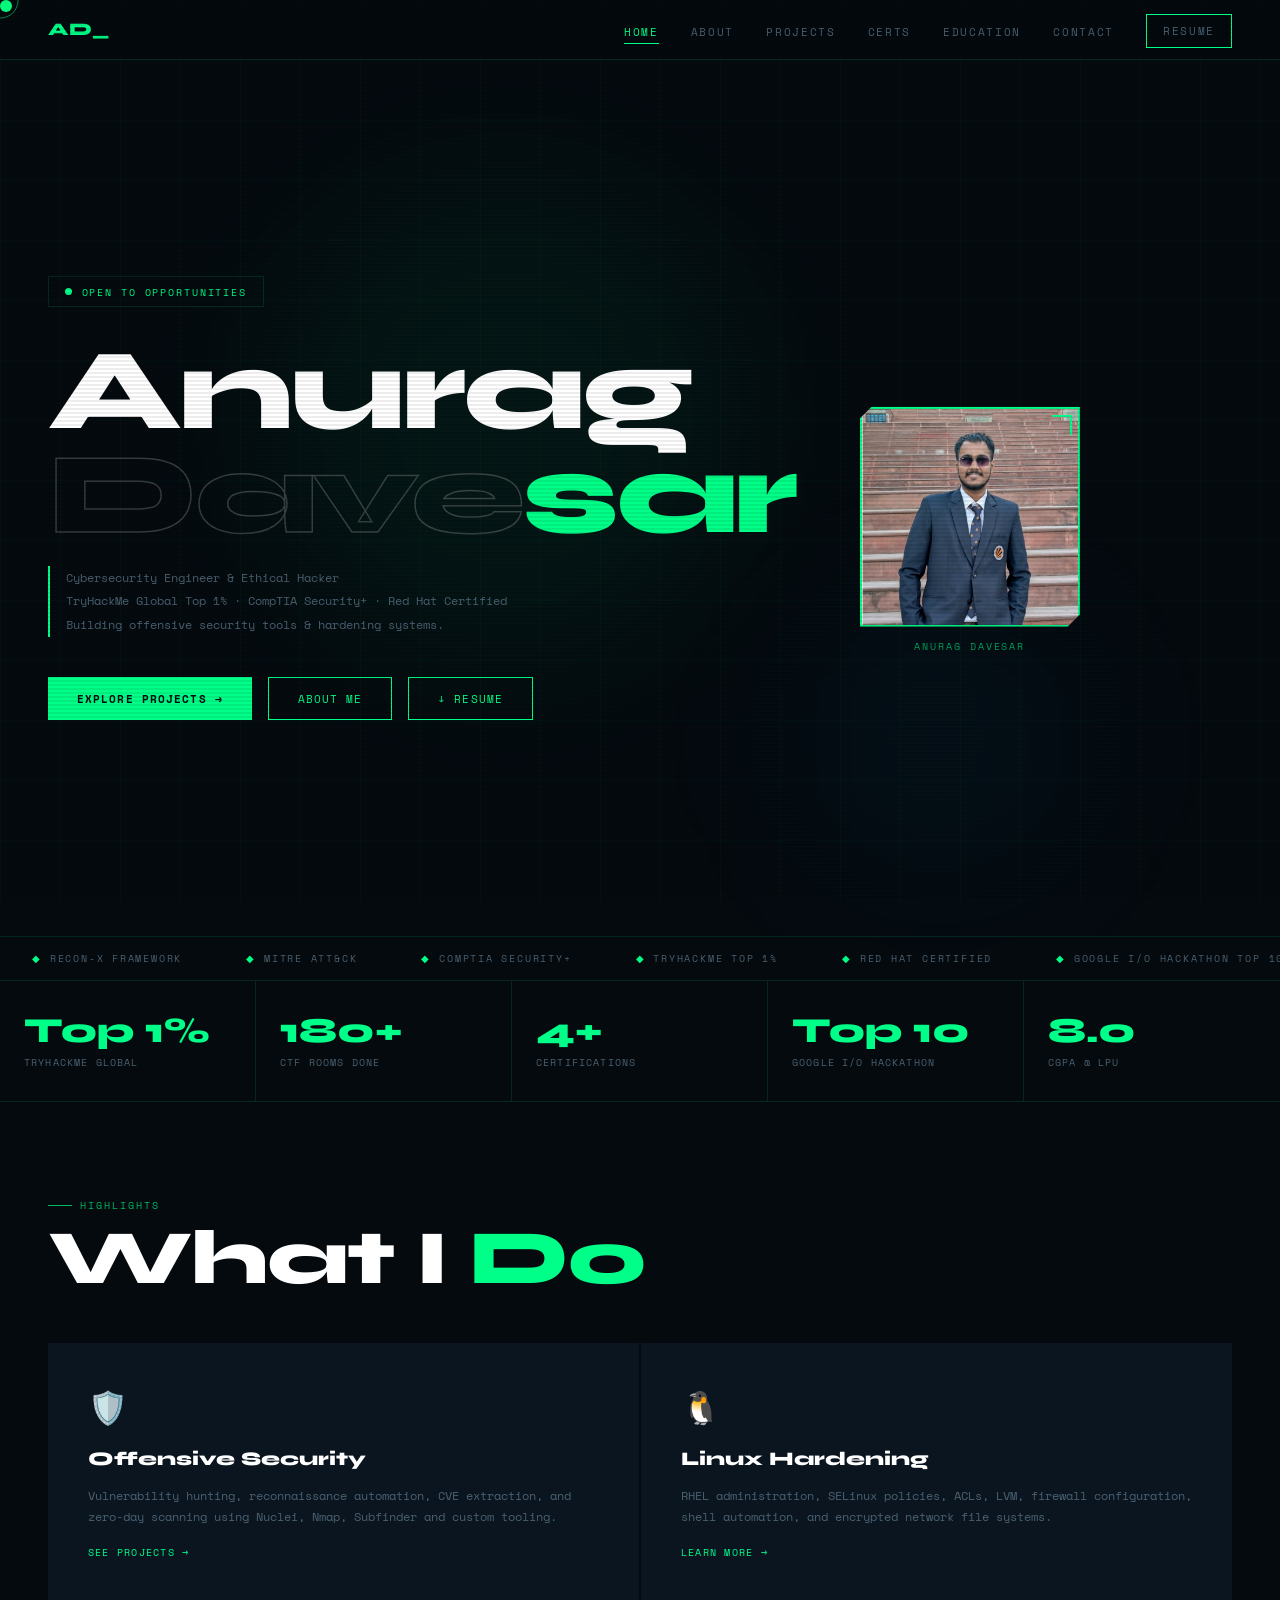
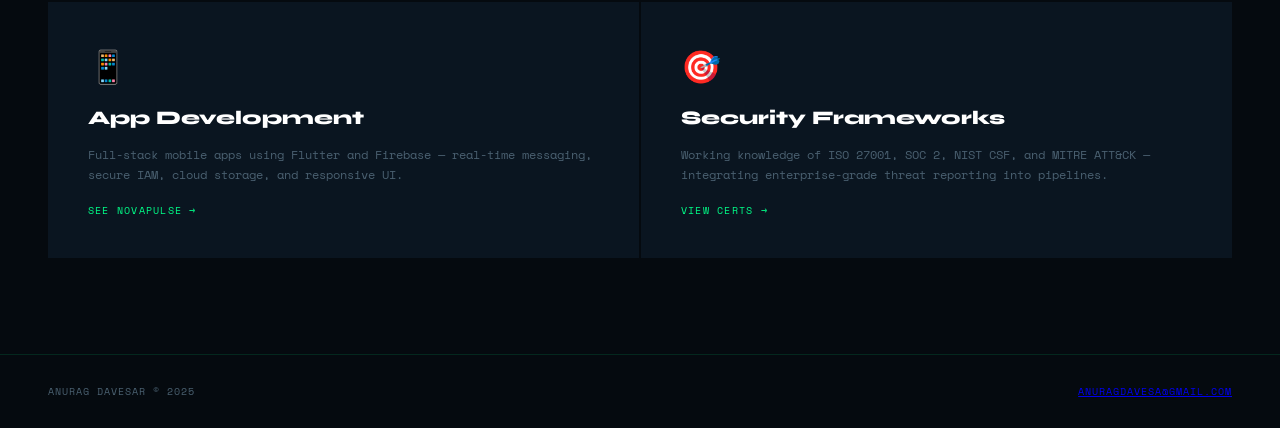
<file: index.html>
<!DOCTYPE html>
<html lang="en">
<head>
<meta charset="UTF-8"><meta name="viewport" content="width=device-width,initial-scale=1">
<title>Anurag Davesar — Cybersecurity Engineer</title>
<link href="https://fonts.googleapis.com/css2?family=Space+Mono:ital,wght@0,400;0,700;1,400&family=Syne:wght@400;700;800&display=swap" rel="stylesheet">
<link rel="stylesheet" href="shared.css">
<style>
.hero {
  position:relative; min-height:100vh;
  display:flex; align-items:center;
  padding:0 3rem; overflow:hidden;
}
.glow-orb {
  position:absolute; border-radius:50%; pointer-events:none;
  filter:blur(80px); animation:orbPulse 5s ease-in-out infinite;
}
.orb1 { width:500px;height:500px; background:rgba(0,255,136,.05); top:10%; left:20%; animation-delay:0s; }
.orb2 { width:300px;height:300px; background:rgba(0,170,255,.04); bottom:10%; right:15%; animation-delay:2s; }
@keyframes orbPulse { 0%,100%{transform:scale(1);opacity:.6} 50%{transform:scale(1.15);opacity:1} }

.hero-inner { position:relative; z-index:1; max-width:860px; }
.live-badge {
  display:inline-flex; align-items:center; gap:.6rem;
  font-size:.65rem; letter-spacing:.18em; text-transform:uppercase;
  color:var(--accent); border:1px solid var(--border);
  padding:.4rem 1rem; margin-bottom:2rem;
}
.live-dot { width:7px;height:7px; background:var(--accent); border-radius:50%; animation:blink 1.1s step-end infinite; }

h1.hero-name {
  font-family:'Syne',sans-serif;
  font-size:clamp(3.5rem,9vw,7.5rem);
  font-weight:800; line-height:.9;
  letter-spacing:-.03em; color:#fff; margin-bottom:1.2rem;
}
h1.hero-name .line2 { display:block; }
h1.hero-name .accent { color:var(--accent); }
h1.hero-name .outline { -webkit-text-stroke:1.5px rgba(255,255,255,.2); color:transparent; }

.hero-role {
  font-size:.78rem; color:var(--muted); max-width:500px; line-height:1.9;
  border-left:2px solid var(--accent); padding-left:1rem; margin-bottom:2.5rem;
}
.hero-cta { display:flex; gap:1rem; flex-wrap:wrap; margin-bottom:4rem; }

/* Scrolling ticker */
.ticker-wrap {
  position:absolute; bottom:0; left:0; right:0;
  border-top:1px solid var(--border); overflow:hidden;
  height:44px; background:rgba(5,10,15,.7);
}
.ticker {
  display:flex; white-space:nowrap;
  animation:ticker 22s linear infinite;
}
.ticker-item {
  font-size:.62rem; letter-spacing:.18em; text-transform:uppercase;
  color:var(--muted); padding:0 2rem; line-height:44px; flex-shrink:0;
}
.ticker-item span { color:var(--accent); margin-right:.5rem; }
@keyframes ticker { 0%{transform:translateX(0)} 100%{transform:translateX(-50%)} }

/* Quick stats strip */
.stats-strip {
  display:grid; grid-template-columns:repeat(5,1fr);
  border-top:1px solid var(--border); border-bottom:1px solid var(--border);
  margin:0;
}
.stat-cell {
  padding:2rem 1.5rem; border-right:1px solid var(--border);
  position:relative; overflow:hidden; transition:background .3s;
}
.stat-cell:last-child { border-right:none; }
.stat-cell:hover { background:rgba(0,255,136,.03); }
.stat-num {
  font-family:'Syne',sans-serif; font-size:2.2rem; font-weight:800;
  color:var(--accent); display:block; line-height:1;
}
.stat-lbl { font-size:.6rem; letter-spacing:.12em; text-transform:uppercase; color:var(--muted); margin-top:.4rem; }

/* Featured section */
.featured { padding:6rem 3rem; }
.feat-grid { display:grid; grid-template-columns:1fr 1fr; gap:2px; margin-top:3rem; }
.feat-card {
  background:var(--surface); padding:2.5rem;
  position:relative; overflow:hidden; transition:transform .3s;
  display:flex; flex-direction:column; gap:1rem;
}
.feat-card::before {
  content:''; position:absolute; top:0; left:0; right:0;
  height:2px; background:linear-gradient(90deg,var(--accent),var(--accent2));
  transform:scaleX(0); transform-origin:left; transition:transform .4s;
}
.feat-card:hover { transform:translateY(-5px); }
.feat-card:hover::before { transform:scaleX(1); }
.feat-icon { font-size:2rem; }
.feat-title { font-family:'Syne',sans-serif; font-size:1.2rem; font-weight:800; color:#fff; }
.feat-desc { font-size:.72rem; color:var(--muted); line-height:1.8; flex:1; }
.feat-link {
  font-size:.65rem; letter-spacing:.12em; text-transform:uppercase;
  color:var(--accent); text-decoration:none; display:inline-flex; align-items:center; gap:.4rem;
  transition:gap .2s; cursor:none;
}
.feat-link:hover { gap:.8rem; }

@media(max-width:900px){
  .stats-strip { grid-template-columns:repeat(3,1fr); }
  .feat-grid { grid-template-columns:1fr; }
  .hero { padding:0 1.5rem; }
  .featured { padding:4rem 1.5rem; }
}

/* HERO TWO COLUMN */
.hero-two-col {
  display:grid;
  grid-template-columns: 1fr auto;
  align-items:center;
  gap:4rem;
  width:100%;
}
.hero-text { flex:1; }
.hero-photo-wrap {
  display:flex; flex-direction:column; align-items:center; gap:.8rem;
  flex-shrink:0;
}
.hero-photo-frame {
  width:220px; height:220px;
  border:2px solid var(--accent);
  position:relative;
  overflow:hidden;
  clip-path: polygon(12px 0%, 100% 0%, 100% calc(100% - 12px), calc(100% - 12px) 100%, 0% 100%, 0% 12px);
  box-shadow: 0 0 40px rgba(0,255,136,.15), 0 0 0 1px rgba(0,255,136,.08);
  animation: photoGlow 3s ease-in-out infinite;
}
@keyframes photoGlow {
  0%,100% { box-shadow: 0 0 30px rgba(0,255,136,.12), 0 0 0 1px rgba(0,255,136,.06); }
  50%      { box-shadow: 0 0 55px rgba(0,255,136,.25), 0 0 0 1px rgba(0,255,136,.15); }
}
.hero-photo-frame::before {
  content:'';
  position:absolute; inset:0;
  background:linear-gradient(160deg, rgba(0,255,136,.05) 0%, transparent 60%);
  z-index:1; pointer-events:none;
}
.hero-photo {
  width:100%; height:100%; object-fit:cover; object-position:center top;
  display:block; filter:grayscale(15%) contrast(1.05);
  transition:filter .3s;
}
.hero-photo-frame:hover .hero-photo { filter:grayscale(0%) contrast(1.1); }
.hero-photo-tag {
  font-size:.6rem; letter-spacing:.2em; text-transform:uppercase;
  color:var(--accent); opacity:.6;
}
/* Corner accents */
.hero-photo-frame::after {
  content:'';
  position:absolute; top:6px; right:6px;
  width:20px; height:20px;
  border-top:2px solid var(--accent);
  border-right:2px solid var(--accent);
  z-index:2; pointer-events:none;
}

@media(max-width:900px) {
  .hero-two-col { grid-template-columns:1fr; }
  .hero-photo-wrap { display:none; }
}

</style>
</head>
<body>
<div id="cursor"></div><div id="cursor-ring"></div>
<div class="grid-bg"></div>

<nav>
  <a class="nav-logo" href="index.html">AD_</a>
  <ul class="nav-links">
    <li><a href="index.html">Home</a></li>
    <li><a href="about.html" class="hide-sm">About</a></li>
    <li><a href="projects.html">Projects</a></li>
    <li><a href="certifications.html" class="hide-sm">Certs</a></li>
    <li><a href="education.html" class="hide-sm">Education</a></li>
    <li><a href="contact.html">Contact</a></li>
    <li><a href="resume.html" class="nav-resume">Resume</a></li>
  </ul>
</nav>

<div class="page">
  <!-- HERO -->
  <section class="hero">
    <div class="glow-orb orb1"></div>
    <div class="glow-orb orb2"></div>
    <div class="hero-inner">
      <div class="hero-two-col">
        <div class="hero-text">
          <div class="live-badge"><span class="live-dot"></span> Open to opportunities</div>
          <h1 class="hero-name">
            Anurag
            <span class="line2"><span class="outline">Dave</span><span class="accent">sar</span></span>
          </h1>
          <p class="hero-role">
            Cybersecurity Engineer &amp; Ethical Hacker<br>
            TryHackMe Global Top 1% · CompTIA Security+ · Red Hat Certified<br>
            Building offensive security tools &amp; hardening systems.
          </p>
          <div class="hero-cta">
            <a href="projects.html" class="btn btn-primary page-link">Explore Projects →</a>
            <a href="about.html" class="btn btn-outline page-link">About Me</a>
            <a href="resume.html" class="btn btn-outline page-link">↓ Resume</a>
          </div>
        </div>
        <div class="hero-photo-wrap">
          <div class="hero-photo-frame">
            <img src="[data-uri]" alt="Anurag Davesar" class="hero-photo">
          </div>
          <div class="hero-photo-tag">Anurag Davesar</div>
        </div>
      </div>
    </div>

    <!-- Ticker -->
    <div class="ticker-wrap">
      <div class="ticker">
        <span class="ticker-item"><span>◆</span>Recon-X Framework</span>
        <span class="ticker-item"><span>◆</span>MITRE ATT&CK</span>
        <span class="ticker-item"><span>◆</span>CompTIA Security+</span>
        <span class="ticker-item"><span>◆</span>TryHackMe Top 1%</span>
        <span class="ticker-item"><span>◆</span>Red Hat Certified</span>
        <span class="ticker-item"><span>◆</span>Google I/O Hackathon Top 10</span>
        <span class="ticker-item"><span>◆</span>CVE Extraction · Nuclei · Nmap · Subfinder</span>
        <span class="ticker-item"><span>◆</span>Recon-X Framework</span>
        <span class="ticker-item"><span>◆</span>MITRE ATT&CK</span>
        <span class="ticker-item"><span>◆</span>CompTIA Security+</span>
        <span class="ticker-item"><span>◆</span>TryHackMe Top 1%</span>
        <span class="ticker-item"><span>◆</span>Red Hat Certified</span>
        <span class="ticker-item"><span>◆</span>Google I/O Hackathon Top 10</span>
        <span class="ticker-item"><span>◆</span>CVE Extraction · Nuclei · Nmap · Subfinder</span>
      </div>
    </div>
  </section>

  <!-- STATS -->
  <div class="stats-strip reveal">
    <div class="stat-cell"><span class="stat-num">Top&nbsp;1%</span><div class="stat-lbl">TryHackMe Global</div></div>
    <div class="stat-cell"><span class="stat-num">180+</span><div class="stat-lbl">CTF Rooms Done</div></div>
    <div class="stat-cell"><span class="stat-num">4+</span><div class="stat-lbl">Certifications</div></div>
    <div class="stat-cell"><span class="stat-num">Top&nbsp;10</span><div class="stat-lbl">Google I/O Hackathon</div></div>
    <div class="stat-cell"><span class="stat-num">8.0</span><div class="stat-lbl">CGPA @ LPU</div></div>
  </div>

  <!-- FEATURED -->
  <section class="featured">
    <div class="section-tag">Highlights</div>
    <div class="page-title">What I <span class="accent">Do</span></div>
    <div class="feat-grid">
      <div class="feat-card reveal">
        <div class="feat-icon">🛡️</div>
        <div class="feat-title">Offensive Security</div>
        <p class="feat-desc">Vulnerability hunting, reconnaissance automation, CVE extraction, and zero-day scanning using Nuclei, Nmap, Subfinder and custom tooling.</p>
        <a href="projects.html" class="feat-link page-link">See Projects →</a>
      </div>
      <div class="feat-card reveal">
        <div class="feat-icon">🐧</div>
        <div class="feat-title">Linux Hardening</div>
        <p class="feat-desc">RHEL administration, SELinux policies, ACLs, LVM, firewall configuration, shell automation, and encrypted network file systems.</p>
        <a href="about.html" class="feat-link page-link">Learn More →</a>
      </div>
      <div class="feat-card reveal">
        <div class="feat-icon">📱</div>
        <div class="feat-title">App Development</div>
        <p class="feat-desc">Full-stack mobile apps using Flutter and Firebase — real-time messaging, secure IAM, cloud storage, and responsive UI.</p>
        <a href="projects.html" class="feat-link page-link">See NovaPulse →</a>
      </div>
      <div class="feat-card reveal">
        <div class="feat-icon">🎯</div>
        <div class="feat-title">Security Frameworks</div>
        <p class="feat-desc">Working knowledge of ISO 27001, SOC 2, NIST CSF, and MITRE ATT&CK — integrating enterprise-grade threat reporting into pipelines.</p>
        <a href="certifications.html" class="feat-link page-link">View Certs →</a>
      </div>
    </div>
  </section>

  <footer>
    <span>Anurag Davesar © 2025</span>
    <span><a href="mailto:anuragdavesa@gmail.com">anuragdavesa@gmail.com</a></span>
  </footer>
</div> <script src="shared.js"></script>
</body>
</html>
</file>
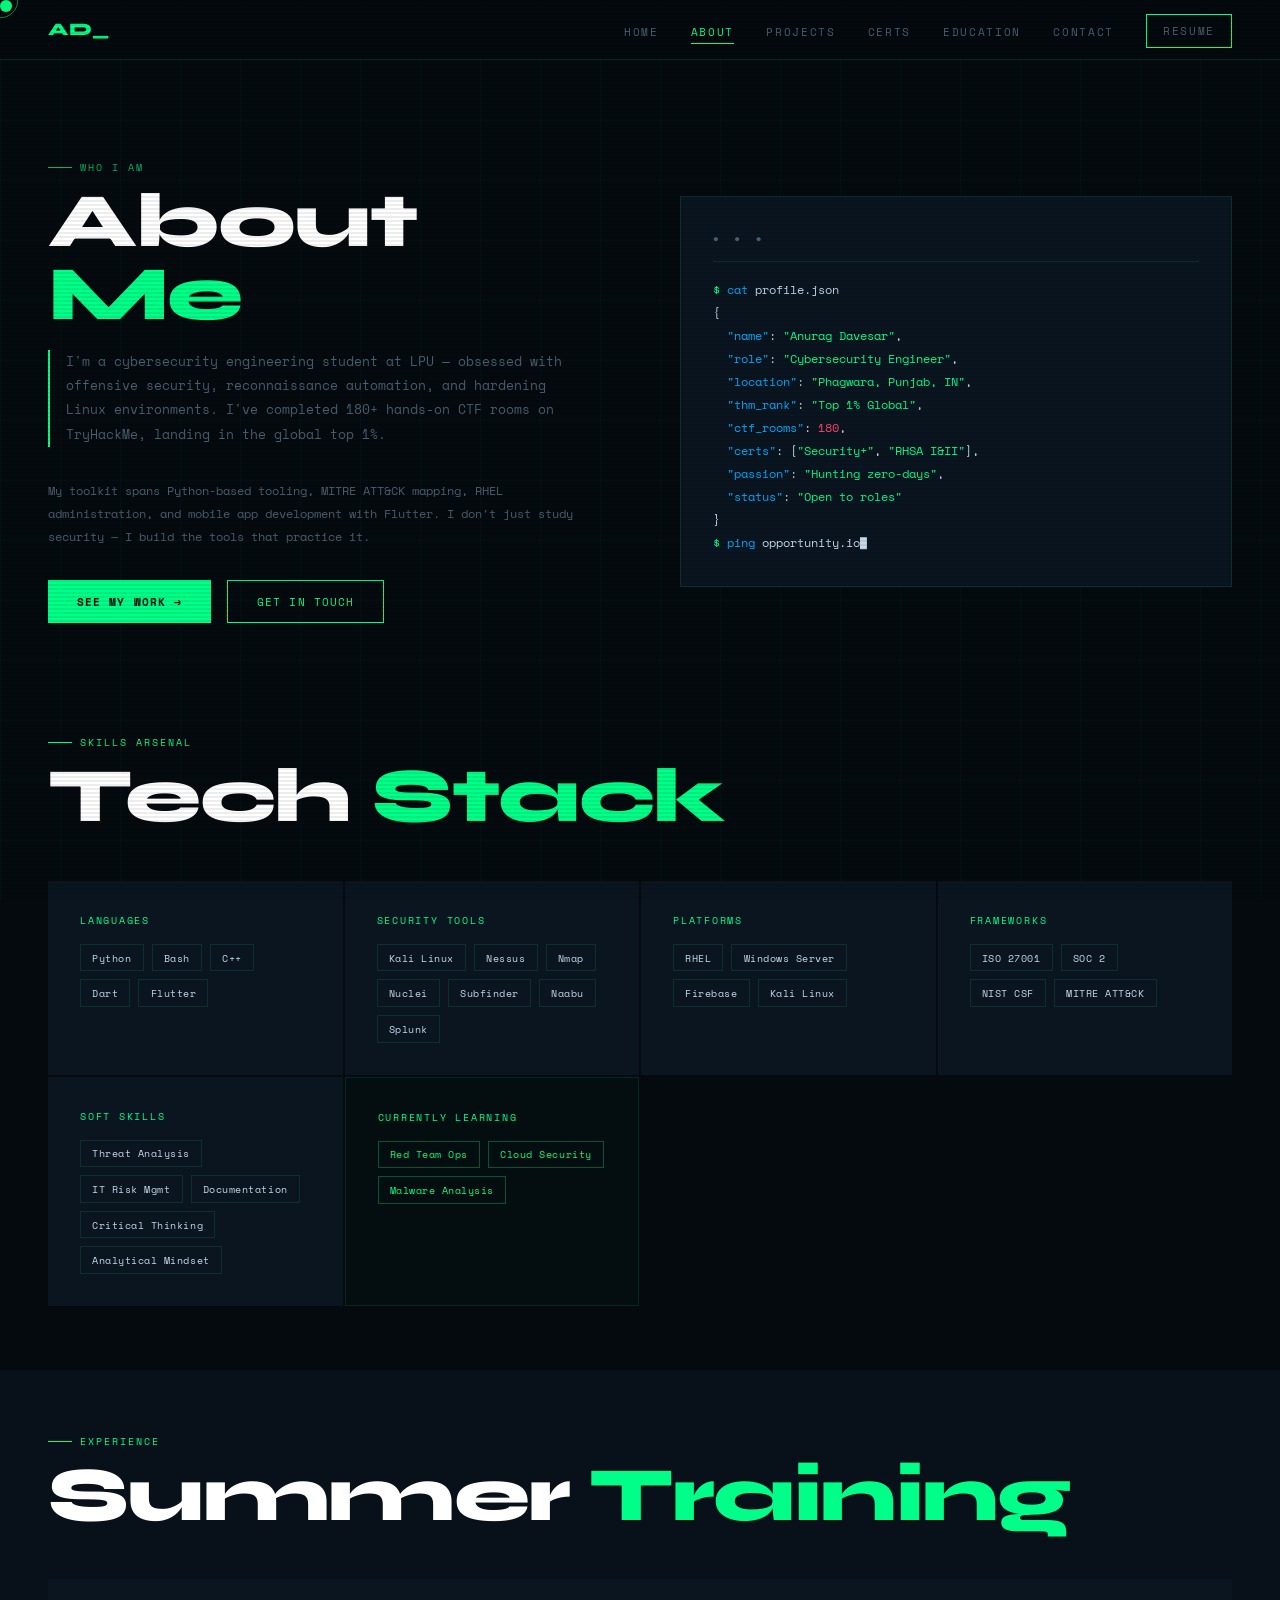
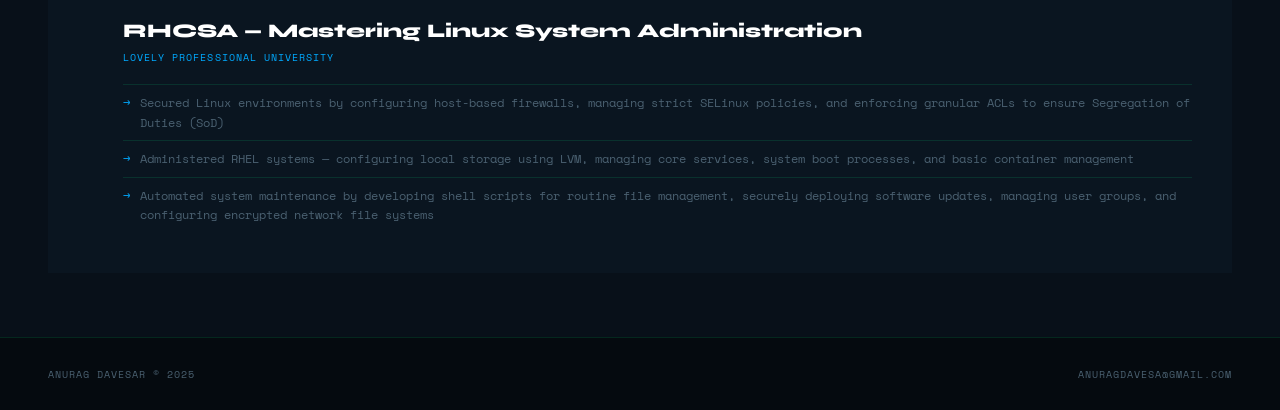
<file: about.html>
<!DOCTYPE html>
<html lang="en">
<head>
<meta charset="UTF-8"><meta name="viewport" content="width=device-width,initial-scale=1">
<title>About — Anurag Davesar</title>
<link href="https://fonts.googleapis.com/css2?family=Space+Mono:ital,wght@0,400;0,700;1,400&family=Syne:wght@400;700;800&display=swap" rel="stylesheet">
<link rel="stylesheet" href="shared.css">
<style>
.about-hero {
  padding: 5rem 3rem 3rem;
  display: grid;
  grid-template-columns: 1fr 1fr;
  gap: 5rem;
  align-items: center;
  position: relative; z-index:1;
}
.terminal-card {
  background: var(--surface);
  border: 1px solid var(--border);
  padding: 2rem;
  position: relative;
  font-size: .72rem;
  line-height: 2;
}
.terminal-card::before {
  content: '● ● ●';
  display: block;
  color: var(--muted);
  font-size: .6rem;
  letter-spacing: .3rem;
  margin-bottom: 1rem;
  padding-bottom: .8rem;
  border-bottom: 1px solid var(--border);
}
.t-g { color: var(--accent); }
.t-b { color: var(--accent2); }
.t-r { color: var(--accent3); }
.t-m { color: var(--muted); }

/* SKILLS MATRIX */
.skills-section { padding: 4rem 3rem; position:relative;z-index:1; }
.skills-matrix {
  display: grid;
  grid-template-columns: repeat(auto-fill, minmax(280px, 1fr));
  gap: 2px;
  margin-top: 3rem;
}
.skill-block {
  background: var(--surface); padding: 2rem;
  position: relative; overflow: hidden;
  transition: transform .3s;
}
.skill-block::before {
  content: '';
  position: absolute; top:0; left:0; width:3px; height:0;
  background: var(--accent); transition: height .4s;
}
.skill-block:hover { transform: translateY(-4px); }
.skill-block:hover::before { height: 100%; }
.skill-block-label {
  font-size: .62rem; letter-spacing: .18em; text-transform: uppercase;
  color: var(--accent); margin-bottom: 1rem;
}
.skill-tags { display: flex; flex-wrap: wrap; gap: .5rem; }

/* TRAINING */
.training-section { padding: 4rem 3rem; background: rgba(10,21,32,.6); position:relative;z-index:1; }
.training-card {
  background: var(--surface); padding: 2.5rem; margin-top:3rem;
  display: grid; grid-template-columns: 3px 1fr; gap: 2rem; align-items:start;
}
.training-accent { background:var(--accent2); }
.training-title { font-family:'Syne',sans-serif; font-size:1.2rem; font-weight:800; color:#fff; margin-bottom:.4rem; }
.training-org { font-size:.65rem; color:var(--accent2); letter-spacing:.1em; text-transform:uppercase; margin-bottom:1.2rem; }
.training-list { list-style:none; }
.training-list li {
  font-size:.72rem; padding:.5rem 0; border-top:1px solid var(--border);
  color:var(--muted); display:flex; gap:.6rem; line-height:1.7;
}
.training-list li::before { content:'→'; color:var(--accent2); flex-shrink:0; }

@media(max-width:900px){
  .about-hero { grid-template-columns:1fr; gap:2rem; padding:4rem 1.5rem 2rem; }
  .skills-section, .training-section { padding:4rem 1.5rem; }
}
</style>
</head>
<body>
<div id="cursor"></div><div id="cursor-ring"></div>
<div class="grid-bg"></div>

<nav>
  <a class="nav-logo" href="index.html">AD_</a>
  <ul class="nav-links">
    <li><a href="index.html">Home</a></li>
    <li><a href="about.html">About</a></li>
    <li><a href="projects.html">Projects</a></li>
    <li><a href="certifications.html" class="hide-sm">Certs</a></li>
    <li><a href="education.html" class="hide-sm">Education</a></li>
    <li><a href="contact.html">Contact</a></li>
    <li><a href="resume.html" class="nav-resume">Resume</a></li>
  </ul>
</nav>

<div class="page">
  <section class="about-hero">
    <div class="reveal">
      <div class="section-tag">Who I Am</div>
      <h1 class="page-title">About <span class="accent">Me</span></h1>
      <p class="page-subtitle" style="margin-bottom:2rem;">
        I'm a cybersecurity engineering student at LPU — obsessed with offensive security, reconnaissance automation, and hardening Linux environments. I've completed 180+ hands-on CTF rooms on TryHackMe, landing in the global top 1%.
      </p>
      <p style="font-size:.76rem;color:var(--muted);line-height:1.9;margin-bottom:2rem;">
        My toolkit spans Python-based tooling, MITRE ATT&CK mapping, RHEL administration, and mobile app development with Flutter. I don't just study security — I build the tools that practice it.
      </p>
      <div style="display:flex;gap:1rem;flex-wrap:wrap;">
        <a href="projects.html" class="btn btn-primary page-link">See My Work →</a>
        <a href="contact.html" class="btn btn-outline page-link">Get in Touch</a>
      </div>
    </div>
    <div class="terminal-card reveal">
      <span class="t-g">$ </span><span class="t-b">cat</span> profile.json<br>
      {<br>
      &nbsp;&nbsp;<span class="t-b">"name"</span>: <span class="t-g">"Anurag Davesar"</span>,<br>
      &nbsp;&nbsp;<span class="t-b">"role"</span>: <span class="t-g">"Cybersecurity Engineer"</span>,<br>
      &nbsp;&nbsp;<span class="t-b">"location"</span>: <span class="t-g">"Phagwara, Punjab, IN"</span>,<br>
      &nbsp;&nbsp;<span class="t-b">"thm_rank"</span>: <span class="t-g">"Top 1% Global"</span>,<br>
      &nbsp;&nbsp;<span class="t-b">"ctf_rooms"</span>: <span class="t-r">180</span>,<br>
      &nbsp;&nbsp;<span class="t-b">"certs"</span>: [<span class="t-g">"Security+"</span>, <span class="t-g">"RHSA I&amp;II"</span>],<br>
      &nbsp;&nbsp;<span class="t-b">"passion"</span>: <span class="t-g">"Hunting zero-days"</span>,<br>
      &nbsp;&nbsp;<span class="t-b">"status"</span>: <span class="t-g">"Open to roles"</span><br>
      }<br>
      <span class="t-g">$ </span><span class="t-b">ping</span> opportunity.io<span class="blink">█</span>
    </div>
  </section>

  <!-- SKILLS -->
  <section class="skills-section">
    <div class="section-tag reveal">Skills Arsenal</div>
    <div class="page-title reveal">Tech <span class="accent">Stack</span></div>

    <div class="skills-matrix">
      <div class="skill-block reveal">
        <div class="skill-block-label">Languages</div>
        <div class="skill-tags">
          <span class="tag">Python</span><span class="tag">Bash</span><span class="tag">C++</span><span class="tag">Dart</span><span class="tag">Flutter</span>
        </div>
      </div>
      <div class="skill-block reveal">
        <div class="skill-block-label">Security Tools</div>
        <div class="skill-tags">
          <span class="tag">Kali Linux</span><span class="tag">Nessus</span><span class="tag">Nmap</span><span class="tag">Nuclei</span><span class="tag">Subfinder</span><span class="tag">Naabu</span><span class="tag">Splunk</span>
        </div>
      </div>
      <div class="skill-block reveal">
        <div class="skill-block-label">Platforms</div>
        <div class="skill-tags">
          <span class="tag">RHEL</span><span class="tag">Windows Server</span><span class="tag">Firebase</span><span class="tag">Kali Linux</span>
        </div>
      </div>
      <div class="skill-block reveal">
        <div class="skill-block-label">Frameworks</div>
        <div class="skill-tags">
          <span class="tag">ISO 27001</span><span class="tag">SOC 2</span><span class="tag">NIST CSF</span><span class="tag">MITRE ATT&CK</span>
        </div>
      </div>
      <div class="skill-block reveal">
        <div class="skill-block-label">Soft Skills</div>
        <div class="skill-tags">
          <span class="tag">Threat Analysis</span><span class="tag">IT Risk Mgmt</span><span class="tag">Documentation</span><span class="tag">Critical Thinking</span><span class="tag">Analytical Mindset</span>
        </div>
      </div>
      <div class="skill-block reveal" style="background:rgba(0,255,136,.02);border:1px solid var(--border);">
        <div class="skill-block-label">Currently Learning</div>
        <div class="skill-tags">
          <span class="tag" style="border-color:rgba(0,255,136,.3);color:var(--accent)">Red Team Ops</span>
          <span class="tag" style="border-color:rgba(0,255,136,.3);color:var(--accent)">Cloud Security</span>
          <span class="tag" style="border-color:rgba(0,255,136,.3);color:var(--accent)">Malware Analysis</span>
        </div>
      </div>
    </div>
  </section>

  <!-- TRAINING -->
  <section class="training-section">
    <div class="section-tag reveal">Experience</div>
    <div class="page-title reveal">Summer <span class="accent">Training</span></div>
    <div class="training-card reveal">
      <div style="background:var(--accent2);"></div>
      <div>
        <div class="training-title">RHCSA — Mastering Linux System Administration</div>
        <div class="training-org">Lovely Professional University</div>
        <ul class="training-list">
          <li>Secured Linux environments by configuring host-based firewalls, managing strict SELinux policies, and enforcing granular ACLs to ensure Segregation of Duties (SoD)</li>
          <li>Administered RHEL systems — configuring local storage using LVM, managing core services, system boot processes, and basic container management</li>
          <li>Automated system maintenance by developing shell scripts for routine file management, securely deploying software updates, managing user groups, and configuring encrypted network file systems</li>
        </ul>
      </div>
    </div>
  </section>

  <footer>
    <span>Anurag Davesar © 2025</span>
    <span>anuragdavesa@gmail.com</span>
  </footer>
</div>

<script src="shared.js"></script>
</body>
</html>
</file>
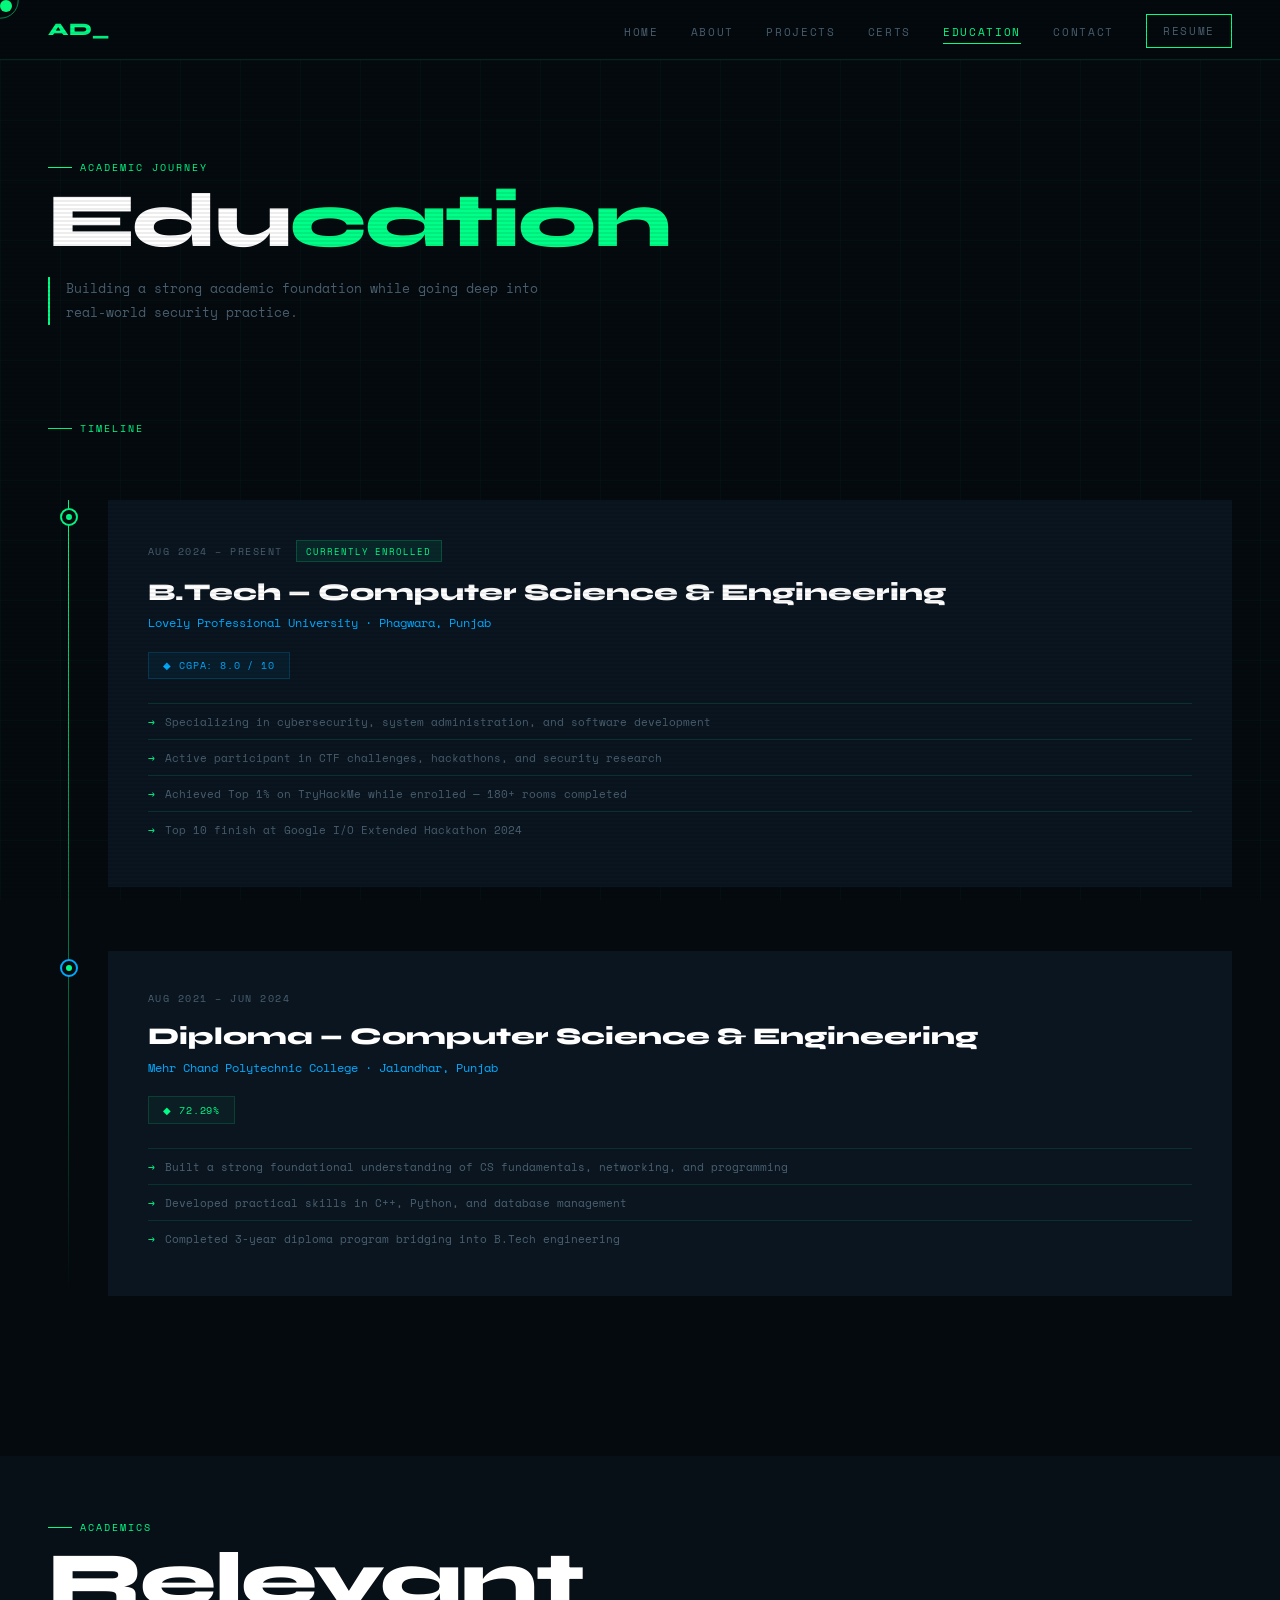
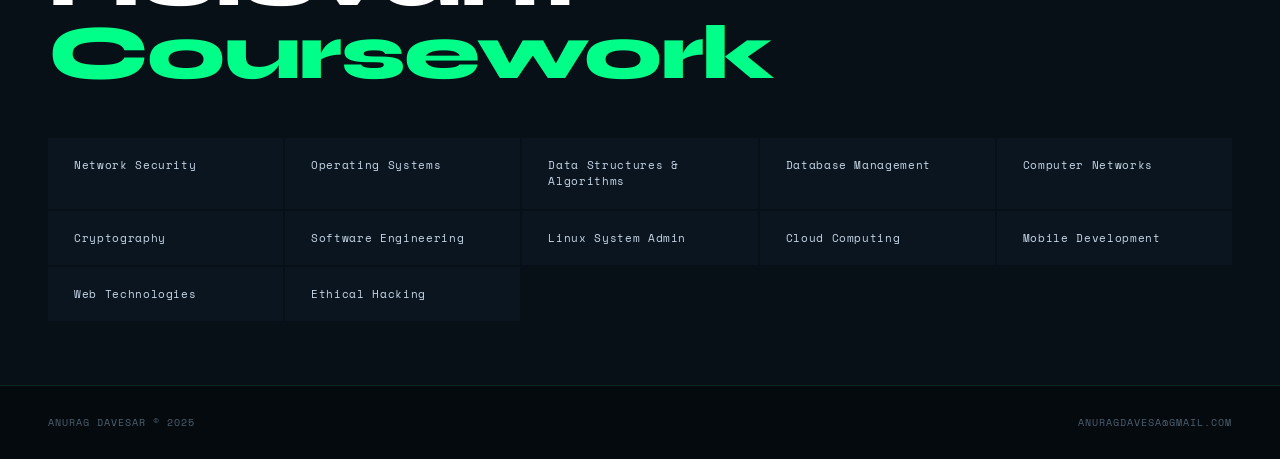
<file: education.html>
<!DOCTYPE html>
<html lang="en">
<head>
<meta charset="UTF-8"><meta name="viewport" content="width=device-width,initial-scale=1">
<title>Education — Anurag Davesar</title>
<link href="https://fonts.googleapis.com/css2?family=Space+Mono:ital,wght@0,400;0,700;1,400&family=Syne:wght@400;700;800&display=swap" rel="stylesheet">
<link rel="stylesheet" href="shared.css">
<style>
.edu-hero { padding:5rem 3rem 3rem; position:relative;z-index:1; }

.timeline-section { padding:3rem 3rem 6rem; position:relative;z-index:1; }

/* Vertical timeline line */
.timeline {
  position:relative; margin-top:4rem;
  padding-left:60px;
}
.timeline::before {
  content:''; position:absolute; left:20px; top:0; bottom:0; width:1px;
  background:linear-gradient(to bottom, var(--accent), transparent);
}

.tl-item {
  position:relative; margin-bottom:4rem;
  opacity:0; transform:translateX(-20px);
  transition: opacity .65s ease, transform .65s ease;
}
.tl-item.visible { opacity:1; transform:translateX(0); }

.tl-dot {
  position:absolute; left:-48px; top:8px;
  width:18px; height:18px; border-radius:50%;
  background:var(--bg); border:2px solid var(--accent);
  display:flex; align-items:center; justify-content:center;
}
.tl-dot::after { content:''; width:6px; height:6px; border-radius:50%; background:var(--accent); }

.tl-card {
  background:var(--surface); padding:2.5rem;
  position:relative; overflow:hidden; transition:transform .3s;
}
.tl-card:hover { transform:translateX(8px); }
.tl-card::before {
  content:''; position:absolute; top:0; left:0; bottom:0; width:3px;
  background:var(--accent); transform:scaleY(0); transform-origin:top; transition:transform .4s;
}
.tl-card:hover::before { transform:scaleY(1); }

.tl-period {
  font-size:.62rem; letter-spacing:.15em; text-transform:uppercase;
  color:var(--muted); margin-bottom:1rem; display:flex; align-items:center; gap:.8rem;
}
.tl-current {
  font-size:.58rem; padding:.2rem .6rem; background:rgba(0,255,136,.08);
  border:1px solid rgba(0,255,136,.2); color:var(--accent); letter-spacing:.1em;
}
.tl-degree { font-family:'Syne',sans-serif; font-size:1.5rem; font-weight:800; color:#fff; margin-bottom:.4rem; }
.tl-school { font-size:.78rem; color:var(--accent2); margin-bottom:1.2rem; }
.tl-grade {
  display:inline-flex; align-items:center; gap:.5rem; font-size:.65rem;
  padding:.3rem .9rem; background:rgba(0,170,255,.06); border:1px solid rgba(0,170,255,.18);
  color:var(--accent2); letter-spacing:.08em; margin-bottom:1.5rem;
}
.tl-highlights { list-style:none; }
.tl-highlights li {
  font-size:.7rem; padding:.5rem 0; border-top:1px solid var(--border);
  color:var(--muted); display:flex; gap:.6rem; line-height:1.7;
}
.tl-highlights li::before { content:'→'; color:var(--accent); flex-shrink:0; }

/* COURSEWORK */
.courses-section { padding:4rem 3rem; background:rgba(10,21,32,.5); position:relative;z-index:1; }
.courses-grid { display:grid; grid-template-columns:repeat(auto-fill,minmax(200px,1fr)); gap:2px; margin-top:3rem; }
.course-pill {
  background:var(--surface); padding:1.2rem 1.5rem;
  font-size:.68rem; color:var(--text); letter-spacing:.06em;
  border-left:2px solid transparent; transition:all .2s; cursor:default;
}
.course-pill:hover { border-left-color:var(--accent); color:var(--accent); background:rgba(0,255,136,.03); }

@media(max-width:768px){
  .edu-hero,.timeline-section,.courses-section { padding-left:1.5rem; padding-right:1.5rem; }
  .timeline { padding-left:40px; }
}
</style>
</head>
<body>
<div id="cursor"></div><div id="cursor-ring"></div>
<div class="grid-bg"></div>

<nav>
  <a class="nav-logo" href="index.html">AD_</a>
  <ul class="nav-links">
    <li><a href="index.html">Home</a></li>
    <li><a href="about.html" class="hide-sm">About</a></li>
    <li><a href="projects.html">Projects</a></li>
    <li><a href="certifications.html" class="hide-sm">Certs</a></li>
    <li><a href="education.html">Education</a></li>
    <li><a href="contact.html">Contact</a></li>
    <li><a href="resume.html" class="nav-resume">Resume</a></li>
  </ul>
</nav>

<div class="page">
  <section class="edu-hero">
    <div class="section-tag reveal">Academic Journey</div>
    <h1 class="page-title reveal">Edu<span class="accent">cation</span></h1>
    <p class="page-subtitle reveal">Building a strong academic foundation while going deep into real-world security practice.</p>
  </section>

  <section class="timeline-section">
    <div class="section-tag reveal">Timeline</div>

    <div class="timeline">
      <!-- Current -->
      <div class="tl-item reveal">
        <div class="tl-dot"></div>
        <div class="tl-card">
          <div class="tl-period">
            Aug 2024 – Present
            <span class="tl-current">Currently Enrolled</span>
          </div>
          <div class="tl-degree">B.Tech — Computer Science &amp; Engineering</div>
          <div class="tl-school">Lovely Professional University · Phagwara, Punjab</div>
          <div class="tl-grade">◆ CGPA: 8.0 / 10</div>
          <ul class="tl-highlights">
            <li>Specializing in cybersecurity, system administration, and software development</li>
            <li>Active participant in CTF challenges, hackathons, and security research</li>
            <li>Achieved Top 1% on TryHackMe while enrolled — 180+ rooms completed</li>
            <li>Top 10 finish at Google I/O Extended Hackathon 2024</li>
          </ul>
        </div>
      </div>

      <!-- Previous -->
      <div class="tl-item reveal">
        <div class="tl-dot" style="border-color:var(--accent2);"></div>
        <div class="tl-card" style="border-left:none;">
          <div class="tl-period">Aug 2021 – Jun 2024</div>
          <div class="tl-degree">Diploma — Computer Science &amp; Engineering</div>
          <div class="tl-school">Mehr Chand Polytechnic College · Jalandhar, Punjab</div>
          <div class="tl-grade" style="background:rgba(0,255,136,.04);border-color:rgba(0,255,136,.15);color:var(--accent);">◆ 72.29%</div>
          <ul class="tl-highlights">
            <li>Built a strong foundational understanding of CS fundamentals, networking, and programming</li>
            <li>Developed practical skills in C++, Python, and database management</li>
            <li>Completed 3-year diploma program bridging into B.Tech engineering</li>
          </ul>
        </div>
      </div>
    </div>
  </section>

  <!-- RELEVANT COURSEWORK -->
  <section class="courses-section">
    <div class="section-tag reveal">Academics</div>
    <div class="page-title reveal">Relevant <span class="accent">Coursework</span></div>
    <div class="courses-grid">
      <div class="course-pill reveal">Network Security</div>
      <div class="course-pill reveal">Operating Systems</div>
      <div class="course-pill reveal">Data Structures & Algorithms</div>
      <div class="course-pill reveal">Database Management</div>
      <div class="course-pill reveal">Computer Networks</div>
      <div class="course-pill reveal">Cryptography</div>
      <div class="course-pill reveal">Software Engineering</div>
      <div class="course-pill reveal">Linux System Admin</div>
      <div class="course-pill reveal">Cloud Computing</div>
      <div class="course-pill reveal">Mobile Development</div>
      <div class="course-pill reveal">Web Technologies</div>
      <div class="course-pill reveal">Ethical Hacking</div>
    </div>
  </section>

  <footer>
    <span>Anurag Davesar © 2025</span>
    <span>anuragdavesa@gmail.com</span>
  </footer>
</div>
<script src="shared.js"></script>
</body>
</html>
</file>
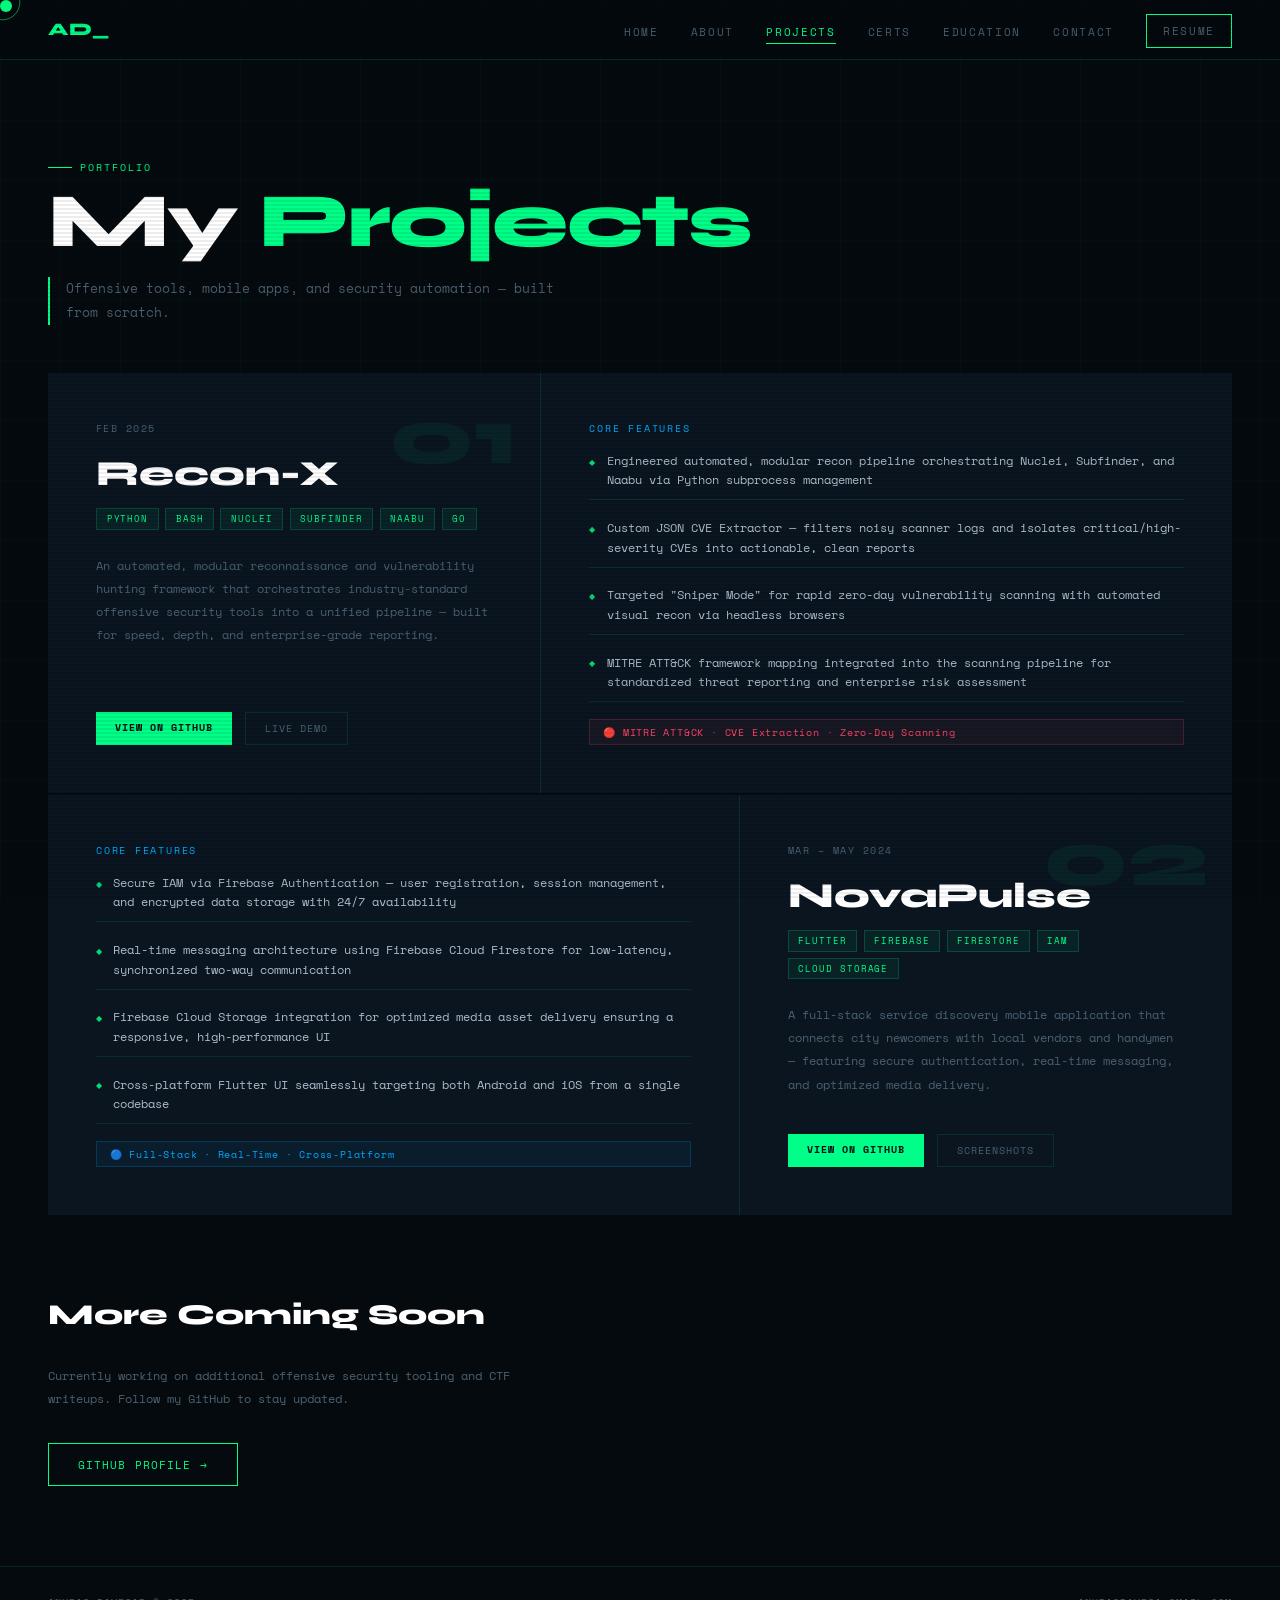
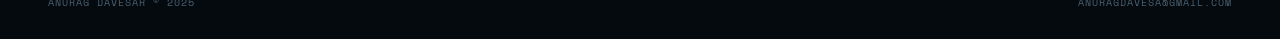
<file: projects.html>
<!DOCTYPE html>
<html lang="en">
<head>
<meta charset="UTF-8"><meta name="viewport" content="width=device-width,initial-scale=1">
<title>Projects — Anurag Davesar</title>
<link href="https://fonts.googleapis.com/css2?family=Space+Mono:ital,wght@0,400;0,700;1,400&family=Syne:wght@400;700;800&display=swap" rel="stylesheet">
<link rel="stylesheet" href="shared.css">
<style>
.projects-hero { padding:5rem 3rem 3rem; position:relative;z-index:1; }

.project-full {
  margin:0 3rem 2px;
  background:var(--surface);
  display:grid; grid-template-columns:1fr 1.4fr;
  gap:0; min-height:420px;
  position:relative; overflow:hidden;
  transition:transform .3s;
}
.project-full:hover { transform:translateY(-4px); }
.project-full.flip { grid-template-columns:1.4fr 1fr; }

.proj-meta {
  padding:3rem;
  display:flex; flex-direction:column;
  justify-content:space-between;
  border-right:1px solid var(--border);
  position:relative;
}
.project-full.flip .proj-meta { border-right:none; border-left:1px solid var(--border); order:2; }
.proj-num {
  font-family:'Syne',sans-serif; font-size:5rem; font-weight:800;
  color:rgba(0,255,136,.06); line-height:1; position:absolute;
  top:1.5rem; right:1.5rem;
}
.proj-date { font-size:.62rem; letter-spacing:.15em; text-transform:uppercase; color:var(--muted); margin-bottom:1rem; }
.proj-name { font-family:'Syne',sans-serif; font-size:2.2rem; font-weight:800; color:#fff; margin-bottom:.8rem; }
.proj-tech { display:flex; flex-wrap:wrap; gap:.4rem; margin-bottom:1.5rem; }
.tech-pill {
  font-size:.58rem; padding:.2rem .6rem;
  background:rgba(0,255,136,.06); border:1px solid rgba(0,255,136,.18);
  color:var(--accent); letter-spacing:.1em; text-transform:uppercase;
}
.proj-summary { font-size:.76rem; color:var(--muted); line-height:1.9; flex:1; }
.proj-actions { display:flex; gap:.8rem; margin-top:2rem; }
.proj-btn {
  font-size:.62rem; padding:.5rem 1.2rem; letter-spacing:.1em; text-transform:uppercase;
  text-decoration:none; transition:all .2s; cursor:none; border:none;
}
.proj-btn-primary { background:var(--accent); color:#050a0f; font-family:'Space Mono',monospace; font-weight:700; }
.proj-btn-primary:hover { background:#00cc66; }
.proj-btn-outline { border:1px solid var(--border); color:var(--muted); font-family:'Space Mono',monospace; }
.proj-btn-outline:hover { border-color:var(--accent); color:var(--accent); }

.proj-detail {
  padding:3rem;
  display:flex; flex-direction:column; gap:1rem;
}
.project-full.flip .proj-detail { order:1; }
.proj-detail-title { font-size:.62rem; letter-spacing:.18em; text-transform:uppercase; color:var(--accent2); margin-bottom:.3rem; }
.feat-list { list-style:none; display:flex; flex-direction:column; gap:.5rem; }
.feat-list li {
  font-size:.72rem; padding:.6rem 0; border-bottom:1px solid var(--border);
  color:var(--text); display:flex; gap:.7rem; line-height:1.7; opacity:.85;
}
.feat-list li::before { content:'◆'; color:var(--accent); flex-shrink:0; font-size:.5rem; margin-top:.3rem; }

/* highlight pill */
.hl-pill {
  display:inline-flex; align-items:center; gap:.5rem;
  font-size:.62rem; padding:.3rem .8rem;
  background:rgba(255,68,102,.06); border:1px solid rgba(255,68,102,.2);
  color:var(--accent3); letter-spacing:.08em; margin-top:auto;
}

.projects-more { padding:5rem 3rem; position:relative;z-index:1; }
.more-title { font-family:'Syne',sans-serif; font-size:1.8rem; font-weight:800; color:#fff; margin-bottom:2rem; }

@media(max-width:900px){
  .projects-hero { padding:4rem 1.5rem 2rem; }
  .project-full, .project-full.flip { grid-template-columns:1fr; margin:0 1.5rem 2px; }
  .project-full.flip .proj-meta { border-left:none; border-top:1px solid var(--border); order:2; }
  .project-full.flip .proj-detail { order:1; }
  .proj-meta { border-right:none; border-bottom:1px solid var(--border); }
  .proj-num { font-size:3rem; }
  .projects-more { padding:4rem 1.5rem; }
}
</style>
</head>
<body>
<div id="cursor"></div><div id="cursor-ring"></div>
<div class="grid-bg"></div>

<nav>
  <a class="nav-logo" href="index.html">AD_</a>
  <ul class="nav-links">
    <li><a href="index.html">Home</a></li>
    <li><a href="about.html" class="hide-sm">About</a></li>
    <li><a href="projects.html">Projects</a></li>
    <li><a href="certifications.html" class="hide-sm">Certs</a></li>
    <li><a href="education.html" class="hide-sm">Education</a></li>
    <li><a href="contact.html">Contact</a></li>
    <li><a href="resume.html" class="nav-resume">Resume</a></li>
  </ul>
</nav>

<div class="page">
  <section class="projects-hero">
    <div class="section-tag reveal">Portfolio</div>
    <h1 class="page-title reveal">My <span class="accent">Projects</span></h1>
    <p class="page-subtitle reveal">Offensive tools, mobile apps, and security automation — built from scratch.</p>
  </section>

  <!-- PROJECT 1 -->
  <div class="project-full reveal">
    <div class="proj-meta">
      <div class="proj-num">01</div>
      <div>
        <div class="proj-date">Feb 2025</div>
        <div class="proj-name">Recon-X</div>
        <div class="proj-tech">
          <span class="tech-pill">Python</span>
          <span class="tech-pill">Bash</span>
          <span class="tech-pill">Nuclei</span>
          <span class="tech-pill">Subfinder</span>
          <span class="tech-pill">Naabu</span>
          <span class="tech-pill">Go</span>
        </div>
        <p class="proj-summary">
          An automated, modular reconnaissance and vulnerability hunting framework that orchestrates industry-standard offensive security tools into a unified pipeline — built for speed, depth, and enterprise-grade reporting.
        </p>
      </div>
      <div class="proj-actions">
        <a href="#" class="proj-btn proj-btn-primary">View on GitHub</a>
        <a href="#" class="proj-btn proj-btn-outline">Live Demo</a>
      </div>
    </div>
    <div class="proj-detail">
      <div>
        <div class="proj-detail-title">Core Features</div>
        <ul class="feat-list">
          <li>Engineered automated, modular recon pipeline orchestrating Nuclei, Subfinder, and Naabu via Python subprocess management</li>
          <li>Custom JSON CVE Extractor — filters noisy scanner logs and isolates critical/high-severity CVEs into actionable, clean reports</li>
          <li>Targeted "Sniper Mode" for rapid zero-day vulnerability scanning with automated visual recon via headless browsers</li>
          <li>MITRE ATT&CK framework mapping integrated into the scanning pipeline for standardized threat reporting and enterprise risk assessment</li>
        </ul>
      </div>
      <div class="hl-pill">🔴 MITRE ATT&CK · CVE Extraction · Zero-Day Scanning</div>
    </div>
  </div>

  <!-- PROJECT 2 -->
  <div class="project-full flip reveal">
    <div class="proj-meta">
      <div class="proj-num">02</div>
      <div>
        <div class="proj-date">Mar – May 2024</div>
        <div class="proj-name">NovaPulse</div>
        <div class="proj-tech">
          <span class="tech-pill">Flutter</span>
          <span class="tech-pill">Firebase</span>
          <span class="tech-pill">Firestore</span>
          <span class="tech-pill">IAM</span>
          <span class="tech-pill">Cloud Storage</span>
        </div>
        <p class="proj-summary">
          A full-stack service discovery mobile application that connects city newcomers with local vendors and handymen — featuring secure authentication, real-time messaging, and optimized media delivery.
        </p>
      </div>
      <div class="proj-actions">
        <a href="#" class="proj-btn proj-btn-primary">View on GitHub</a>
        <a href="#" class="proj-btn proj-btn-outline">Screenshots</a>
      </div>
    </div>
    <div class="proj-detail">
      <div>
        <div class="proj-detail-title">Core Features</div>
        <ul class="feat-list">
          <li>Secure IAM via Firebase Authentication — user registration, session management, and encrypted data storage with 24/7 availability</li>
          <li>Real-time messaging architecture using Firebase Cloud Firestore for low-latency, synchronized two-way communication</li>
          <li>Firebase Cloud Storage integration for optimized media asset delivery ensuring a responsive, high-performance UI</li>
          <li>Cross-platform Flutter UI seamlessly targeting both Android and iOS from a single codebase</li>
        </ul>
      </div>
      <div class="hl-pill" style="background:rgba(0,170,255,.06);border-color:rgba(0,170,255,.2);color:var(--accent2);">🔵 Full-Stack · Real-Time · Cross-Platform</div>
    </div>
  </div>

  <section class="projects-more">
    <div class="more-title reveal">More Coming Soon</div>
    <p class="reveal" style="font-size:.76rem;color:var(--muted);line-height:1.9;max-width:520px;margin-bottom:2rem;">
      Currently working on additional offensive security tooling and CTF writeups. Follow my GitHub to stay updated.
    </p>
    <a href="https://github.com/anurag-davesar" target="_blank" class="btn btn-outline reveal">GitHub Profile →</a>
  </section>

  <footer>
    <span>Anurag Davesar © 2025</span>
    <span>anuragdavesa@gmail.com</span>
  </footer>
</div>
<script src="shared.js"></script>
</body>
</html>
</file>
<file: shared.css>
/* shared.css — used on all pages */
:root {
  --bg: #050a0f;
  --surface: #0a1520;
  --surface2: #0f1e2e;
  --accent: #00ff88;
  --accent2: #00aaff;
  --accent3: #ff4466;
  --text: #c8d8e8;
  --muted: #4a6070;
  --border: rgba(0,255,136,0.12);
  --border2: rgba(0,170,255,0.12);
}

*, *::before, *::after { box-sizing: border-box; margin: 0; padding: 0; }
html { scroll-behavior: smooth; }

body {
  background: var(--bg);
  color: var(--text);
  font-family: 'Space Mono', monospace;
  overflow-x: hidden;
  cursor: none;
  min-height: 100vh;
}

/* PAGE TRANSITIONS */
body.page-enter { animation: fadeSlideIn 0.55s cubic-bezier(.4,0,.2,1) both; }
body.page-exit  { animation: fadeSlideOut 0.45s cubic-bezier(.4,0,.2,1) both; }
@keyframes fadeSlideIn  { from { opacity:0; transform: translateY(18px); } to { opacity:1; transform: translateY(0); } }
@keyframes fadeSlideOut { from { opacity:1; transform: translateY(0);   } to { opacity:0; transform: translateY(-14px); } }

/* CURSOR */
#cursor {
  width:12px; height:12px;
  background: var(--accent);
  border-radius:50%;
  position:fixed; top:0; left:0;
  pointer-events:none; z-index:9999;
  mix-blend-mode:difference;
  transition: width .15s, height .15s;
}
#cursor-ring {
  width:36px; height:36px;
  border:1px solid var(--accent);
  border-radius:50%;
  position:fixed; top:0; left:0;
  pointer-events:none; z-index:9998;
  transform:translate(-12px,-12px);
  opacity:.5;
}

/* SCANLINES */
body::before {
  content:'';
  position:fixed; inset:0;
  background: repeating-linear-gradient(0deg,transparent,transparent 2px,rgba(0,0,0,.07) 2px,rgba(0,0,0,.07) 4px);
  pointer-events:none; z-index:8000;
}

/* NAV */
nav {
  position:fixed; top:0; left:0; right:0; z-index:1000;
  display:flex; justify-content:space-between; align-items:center;
  padding:1.1rem 3rem;
  border-bottom:1px solid var(--border);
  background:rgba(5,10,15,.88);
  backdrop-filter:blur(14px);
}
.nav-logo {
  font-family:'Syne',sans-serif; font-weight:800; font-size:1.1rem;
  color:var(--accent); letter-spacing:.05em; text-decoration:none;
}
.nav-links { display:flex; gap:2rem; list-style:none; align-items:center; }
.nav-links a {
  color:var(--muted); text-decoration:none; font-size:.7rem;
  letter-spacing:.15em; text-transform:uppercase;
  transition:color .2s; position:relative;
  cursor:none;
}
.nav-links a::after {
  content:''; position:absolute; bottom:-4px; left:0;
  width:0; height:1px; background:var(--accent); transition:width .3s;
}
.nav-links a:hover, .nav-links a.active { color:var(--accent); }
.nav-links a:hover::after, .nav-links a.active::after { width:100%; }
.nav-resume {
  font-size:.65rem; padding:.45rem 1rem;
  border:1px solid var(--accent); color:var(--accent);
  background:transparent; letter-spacing:.12em;
  text-transform:uppercase; text-decoration:none; cursor:none;
  transition:all .2s;
}
.nav-resume:hover { background:rgba(0,255,136,.1); }

/* PAGE WRAPPER */
.page { padding-top: 80px; min-height: 100vh; }

/* HERO GRID BG */
.grid-bg {
  position:fixed; inset:0; pointer-events:none; z-index:0;
  background-image:
    linear-gradient(rgba(0,255,136,.03) 1px,transparent 1px),
    linear-gradient(90deg,rgba(0,255,136,.03) 1px,transparent 1px);
  background-size:60px 60px;
  animation:gridShift 25s linear infinite;
}
@keyframes gridShift { 0%{transform:translate(0,0)} 100%{transform:translate(60px,60px)} }

/* SECTION COMMON */
.section-tag {
  font-size:.62rem; letter-spacing:.2em; text-transform:uppercase;
  color:var(--accent); opacity:.7; margin-bottom:.6rem;
  display:flex; align-items:center; gap:.5rem;
}
.section-tag::before { content:''; width:24px; height:1px; background:var(--accent); }
.page-title {
  font-family:'Syne',sans-serif;
  font-size:clamp(2.5rem,6vw,5rem);
  font-weight:800; color:#fff; line-height:.95;
  letter-spacing:-.02em; margin-bottom:1.2rem;
}
.page-title .accent { color:var(--accent); }
.page-title .outline { -webkit-text-stroke:1px rgba(255,255,255,.25); color:transparent; }
.page-subtitle {
  font-size:.8rem; color:var(--muted); line-height:1.9; max-width:520px;
  border-left:2px solid var(--accent); padding-left:1rem;
}

/* REVEAL */
.reveal { opacity:0; transform:translateY(28px); transition:opacity .65s ease, transform .65s ease; }
.reveal.visible { opacity:1; transform:translateY(0); }

/* BTN */
.btn {
  display:inline-flex; align-items:center; gap:.5rem;
  padding:.75rem 1.8rem; font-family:'Space Mono',monospace;
  font-size:.7rem; letter-spacing:.1em; text-transform:uppercase;
  text-decoration:none; border:none; cursor:none; transition:all .25s;
}
.btn-primary { background:var(--accent); color:#050a0f; font-weight:700; }
.btn-primary:hover { background:#00cc66; transform:translate(-2px,-2px); box-shadow:4px 4px 0 rgba(0,255,136,.25); }
.btn-outline { background:transparent; color:var(--accent); border:1px solid var(--accent); }
.btn-outline:hover { background:rgba(0,255,136,.07); transform:translate(-2px,-2px); }

/* TAGS */
.tag {
  font-size:.65rem; padding:.3rem .7rem;
  border:1px solid var(--border); color:var(--text);
  letter-spacing:.05em; transition:all .2s; cursor:default;
}
.tag:hover { border-color:var(--accent); color:var(--accent); background:rgba(0,255,136,.05); }

/* FOOTER */
footer {
  padding:1.8rem 3rem;
  border-top:1px solid var(--border);
  display:flex; justify-content:space-between; align-items:center;
  font-size:.62rem; color:var(--muted); letter-spacing:.1em; text-transform:uppercase;
}

/* BLINK */
@keyframes blink { 0%,100%{opacity:1} 50%{opacity:0} }
.blink { animation:blink 1s step-end infinite; }

@media(max-width:768px){
  nav { padding:1rem 1.5rem; }
  .nav-links { gap:1rem; }
  .nav-links a { font-size:.6rem; }
  footer { flex-direction:column; gap:.5rem; text-align:center; }
}
@media(max-width:580px){
  .nav-links .hide-sm { display:none; }
}
</file>
